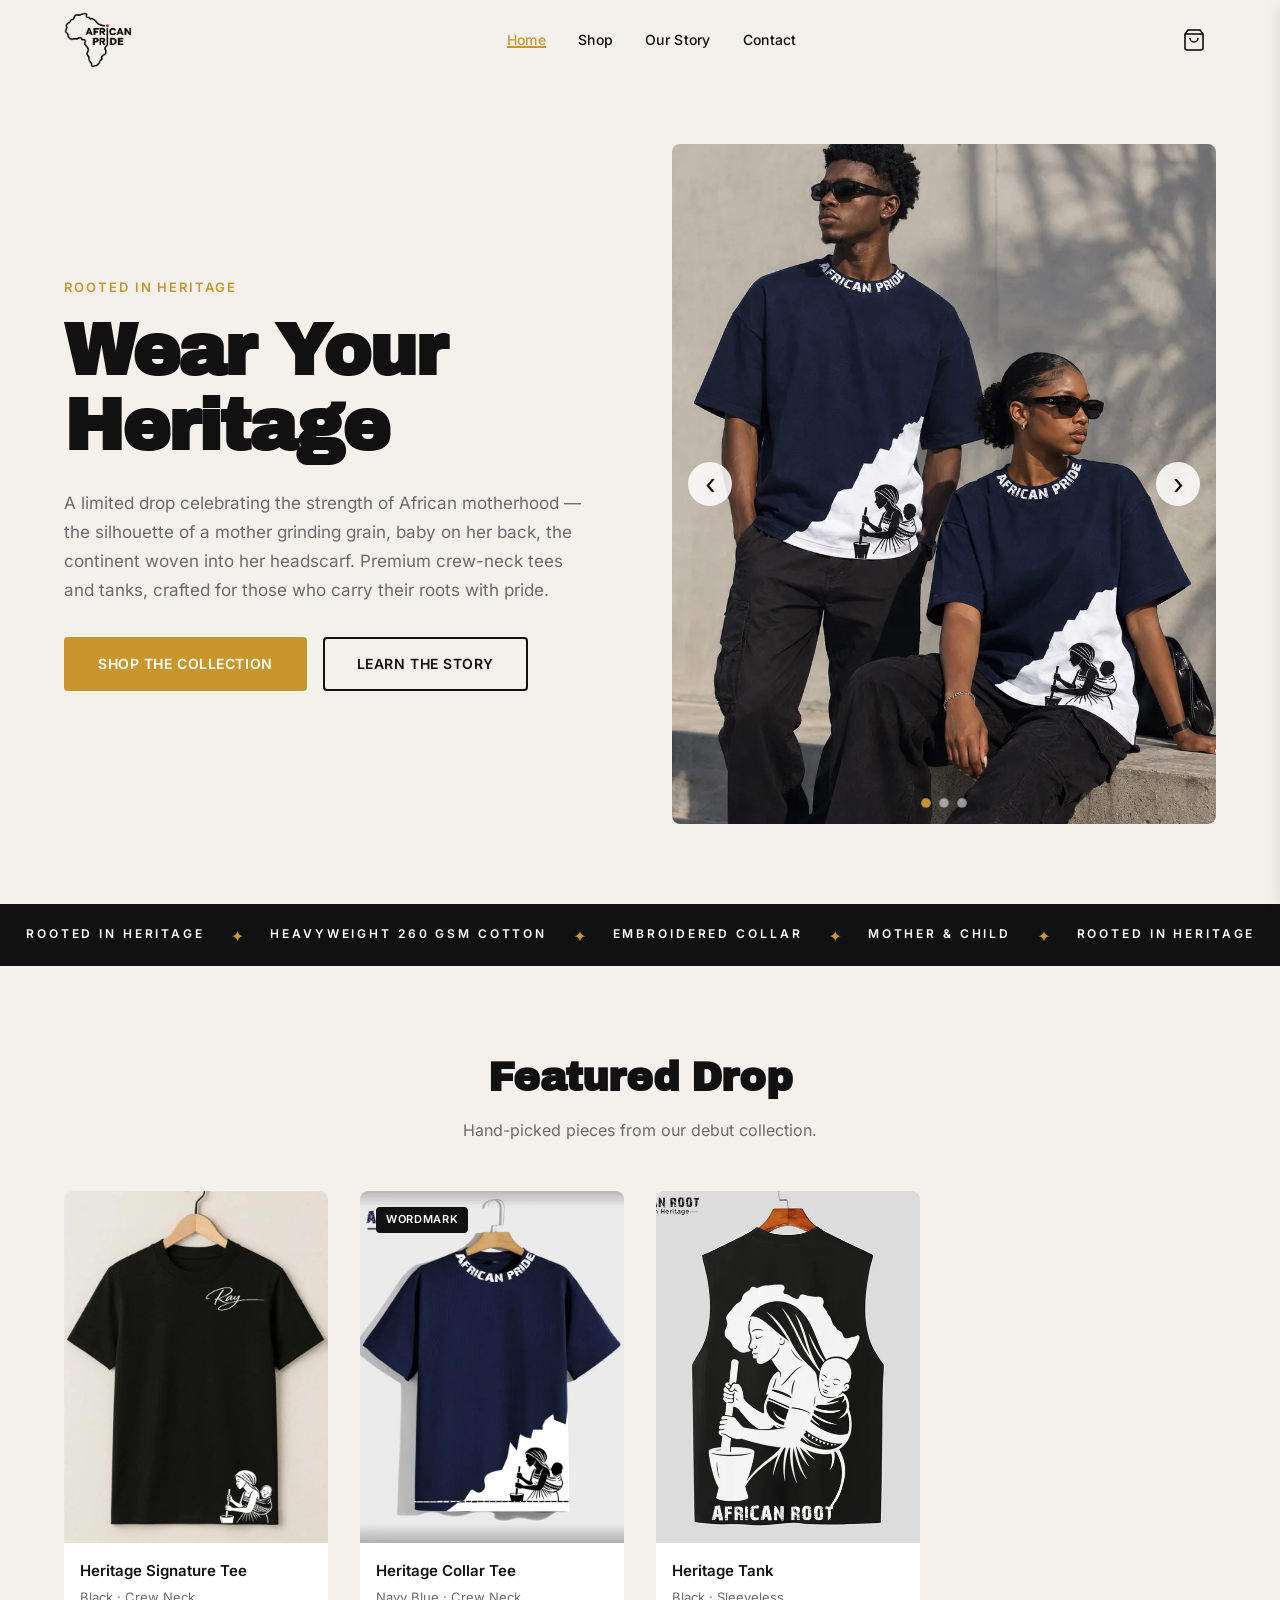
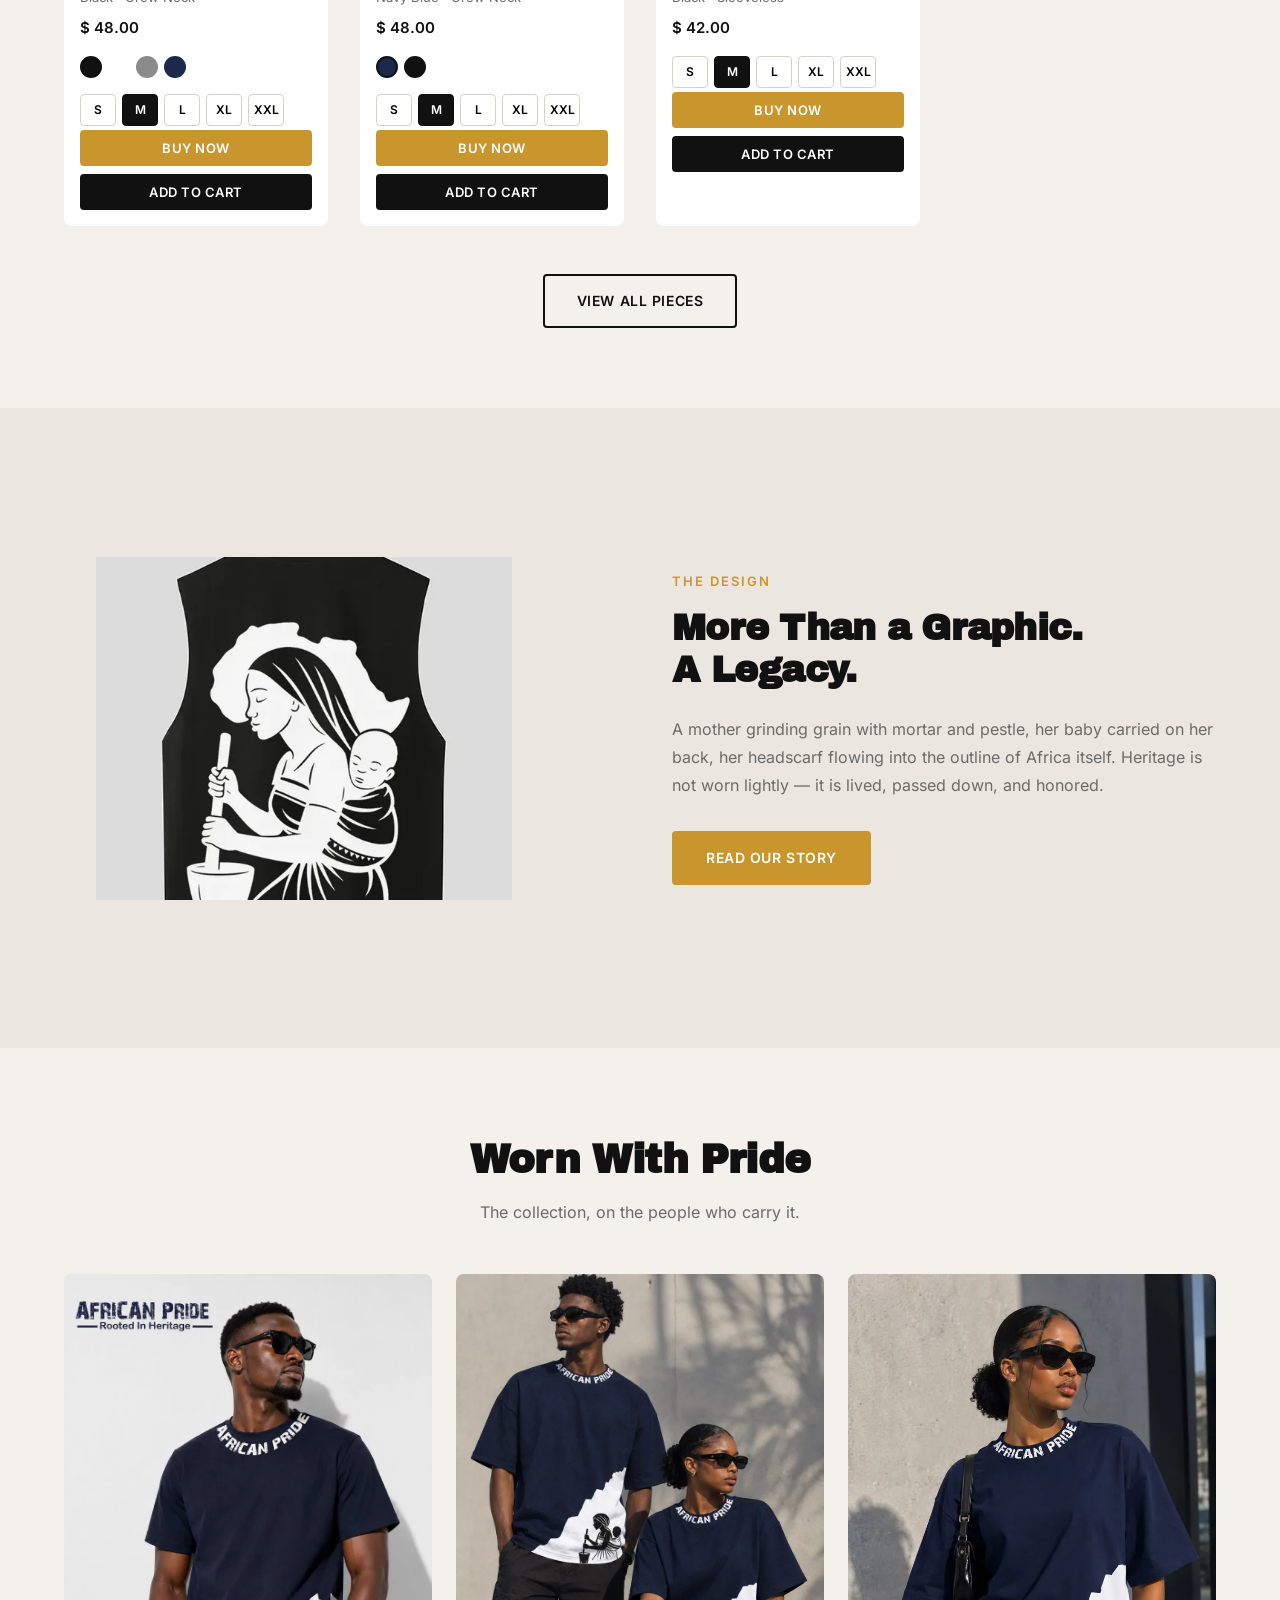
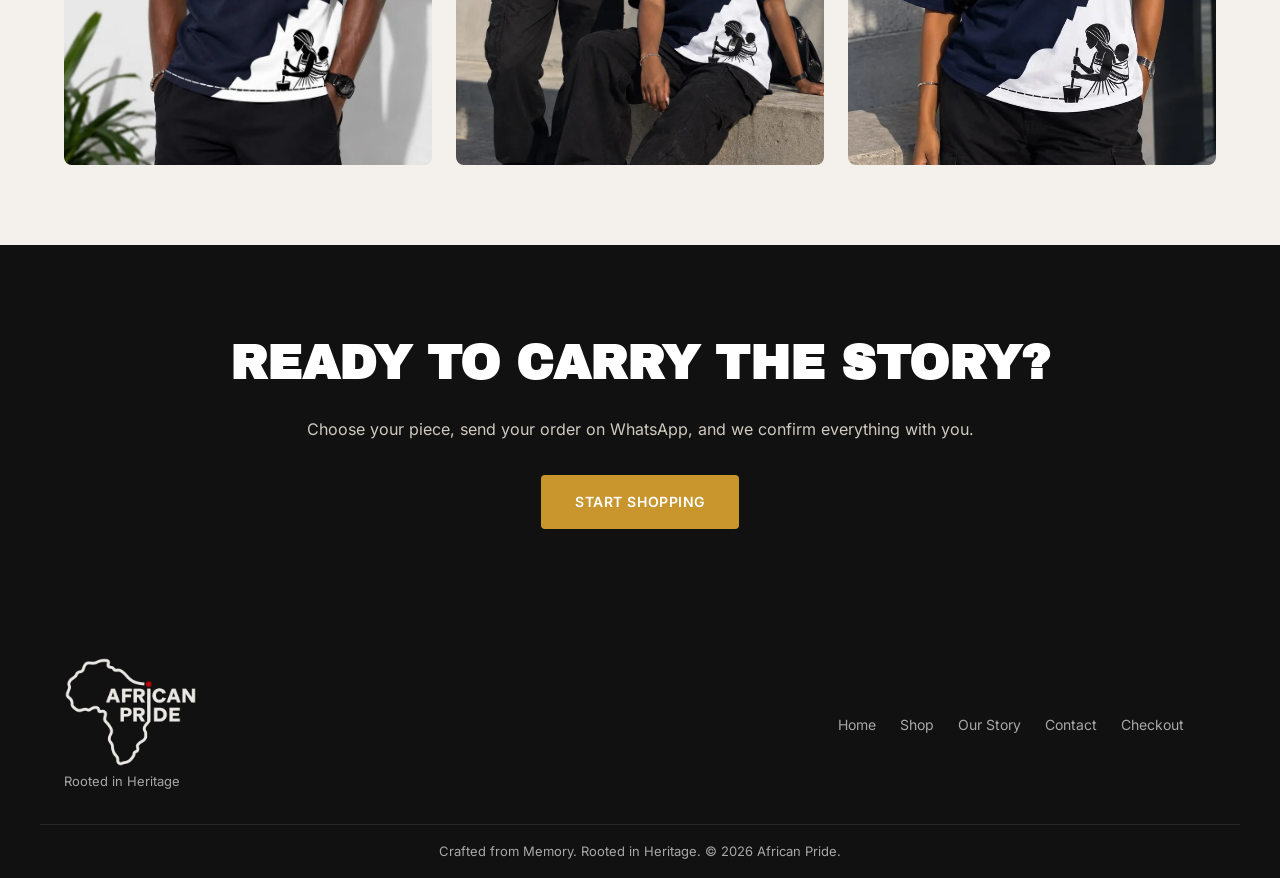
<file: index.html>
<!DOCTYPE html>
<html lang="en">
<head>
  <meta charset="UTF-8">
  <meta name="viewport" content="width=device-width, initial-scale=1.0">
  <meta name="description" content="African Pride — Rooted in Heritage. Premium streetwear celebrating African motherhood and culture.">
  <title>African Pride | Rooted in Heritage</title>
  <link rel="icon" type="image/png" href="images/logo.png">
  <link rel="stylesheet" href="css/base.css">
  <link rel="stylesheet" href="css/nav.css">
  <link rel="stylesheet" href="css/cart.css">
  <link rel="stylesheet" href="css/hero.css">
  <link rel="stylesheet" href="css/products.css">
  <link rel="stylesheet" href="css/sections.css">
  <link rel="stylesheet" href="css/pages.css">
  <link rel="stylesheet" href="css/responsive.css">
  <link rel="stylesheet" href="css/animations.css">
</head>
<body data-page="home">
<main>
  <section class="hero" id="hero">
    <div class="hero__inner container">
      <div class="hero__content">
        <p class="hero__tagline">Rooted in Heritage</p>
        <h1 class="hero__headline">Wear Your Heritage</h1>
        <p class="hero__subhead">A limited drop celebrating the strength of African motherhood — the silhouette of a mother grinding grain, baby on her back, the continent woven into her headscarf. Premium crew-neck tees and tanks, crafted for those who carry their roots with pride.</p>
        <div class="hero__actions"><a href="shop.html" class="btn btn--primary">Shop the Collection</a><a href="story.html" class="btn btn--outline">Learn the Story</a></div>
      </div>
      <div class="hero__visual">
        <div class="slideshow" id="hero-slideshow" aria-roledescription="carousel" aria-label="African Pride photos">
          <img class="slideshow__slide is-active" src="images/hero-man-and-woman.webp" alt="Models wearing the African Pride navy collar tee" width="640" height="800" fetchpriority="high">
          <img class="slideshow__slide" src="images/slide-man.webp" alt="Man wearing the African Pride navy collar tee" width="640" height="800">
          <img class="slideshow__slide" src="images/slide-woman.webp" alt="Woman wearing the African Pride navy collar tee" width="640" height="800">
          <button class="slideshow__btn slideshow__btn--prev" aria-label="Previous photo">&#8249;</button>
          <button class="slideshow__btn slideshow__btn--next" aria-label="Next photo">&#8250;</button>
          <div class="slideshow__dots" role="group" aria-label="Choose photo"></div>
        </div>
      </div>
    </div>
  </section>
  <div class="marquee" aria-hidden="true"><div class="marquee__track"><span>Rooted in Heritage</span><i>✦</i><span>Heavyweight 260 GSM cotton</span><i>✦</i><span>Embroidered collar</span><i>✦</i><span>Mother &amp; child</span><i>✦</i><span>Rooted in Heritage</span><i>✦</i><span>Heavyweight 260 GSM cotton</span><i>✦</i><span>Embroidered collar</span><i>✦</i><span>Mother &amp; child</span><i>✦</i><span>Rooted in Heritage</span><i>✦</i><span>Heavyweight 260 GSM cotton</span><i>✦</i><span>Embroidered collar</span><i>✦</i><span>Mother &amp; child</span><i>✦</i><span>Rooted in Heritage</span><i>✦</i><span>Heavyweight 260 GSM cotton</span><i>✦</i><span>Embroidered collar</span><i>✦</i><span>Mother &amp; child</span><i>✦</i></div></div>
  <section class="section" id="featured"><div class="container">
    <div class="section__header"><h2 class="section__title">Featured Drop</h2><p class="section__subtitle">Hand-picked pieces from our debut collection.</p></div>
    <div class="product-grid product-grid--featured" id="featured-grid"></div>
    <div class="center"><a href="shop.html" class="btn btn--outline">View all pieces</a></div>
  </div></section>
  <section class="section section--alt story"><div class="container story__inner">
    <div class="story__visual"><img src="images/story-art.webp" alt="Mother grinding grain with her baby on her back" class="story__image" width="560" height="560" loading="lazy"></div>
    <div class="story__content"><p class="story__eyebrow">The Design</p><h2 class="story__title">More Than a Graphic.<br>A Legacy.</h2>
      <p class="story__text">A mother grinding grain with mortar and pestle, her baby carried on her back, her headscarf flowing into the outline of Africa itself. Heritage is not worn lightly — it is lived, passed down, and honored.</p>
      <a href="story.html" class="btn btn--primary">Read Our Story</a></div>
  </div></section>
  <section class="section"><div class="container">
    <div class="section__header"><h2 class="section__title">Worn With Pride</h2><p class="section__subtitle">The collection, on the people who carry it.</p></div>
    <div class="lookbook"><a class="lookbook__item" href="story.html"><img src="images/slide-man.webp" alt="Man in the navy collar tee" loading="lazy"></a><a class="lookbook__item" href="story.html"><img src="images/hero-man-and-woman.webp" alt="Models in the navy collar tee" loading="lazy"></a><a class="lookbook__item" href="story.html"><img src="images/slide-woman.webp" alt="Woman in the navy collar tee" loading="lazy"></a></div>
  </div></section>
  <section class="cta-band"><div class="container"><h2>Ready to carry the story?</h2><p>Choose your piece, send your order on WhatsApp, and we confirm everything with you.</p><a href="shop.html" class="btn btn--primary">Start Shopping</a></div></section>
</main>
<script src="js/data/settings.js"></script>
<script src="js/data/products.js"></script>
<script src="js/utils.js"></script>
<script src="js/layout.js"></script>
<script src="js/cart.js"></script>
<script src="js/products.js"></script>
<script src="js/nav.js"></script>
<script src="js/slideshow.js"></script>
<script src="js/animations.js"></script>
<script src="js/pages/home.js"></script>
<script src="js/main.js"></script>
</body>
</html>
</file>
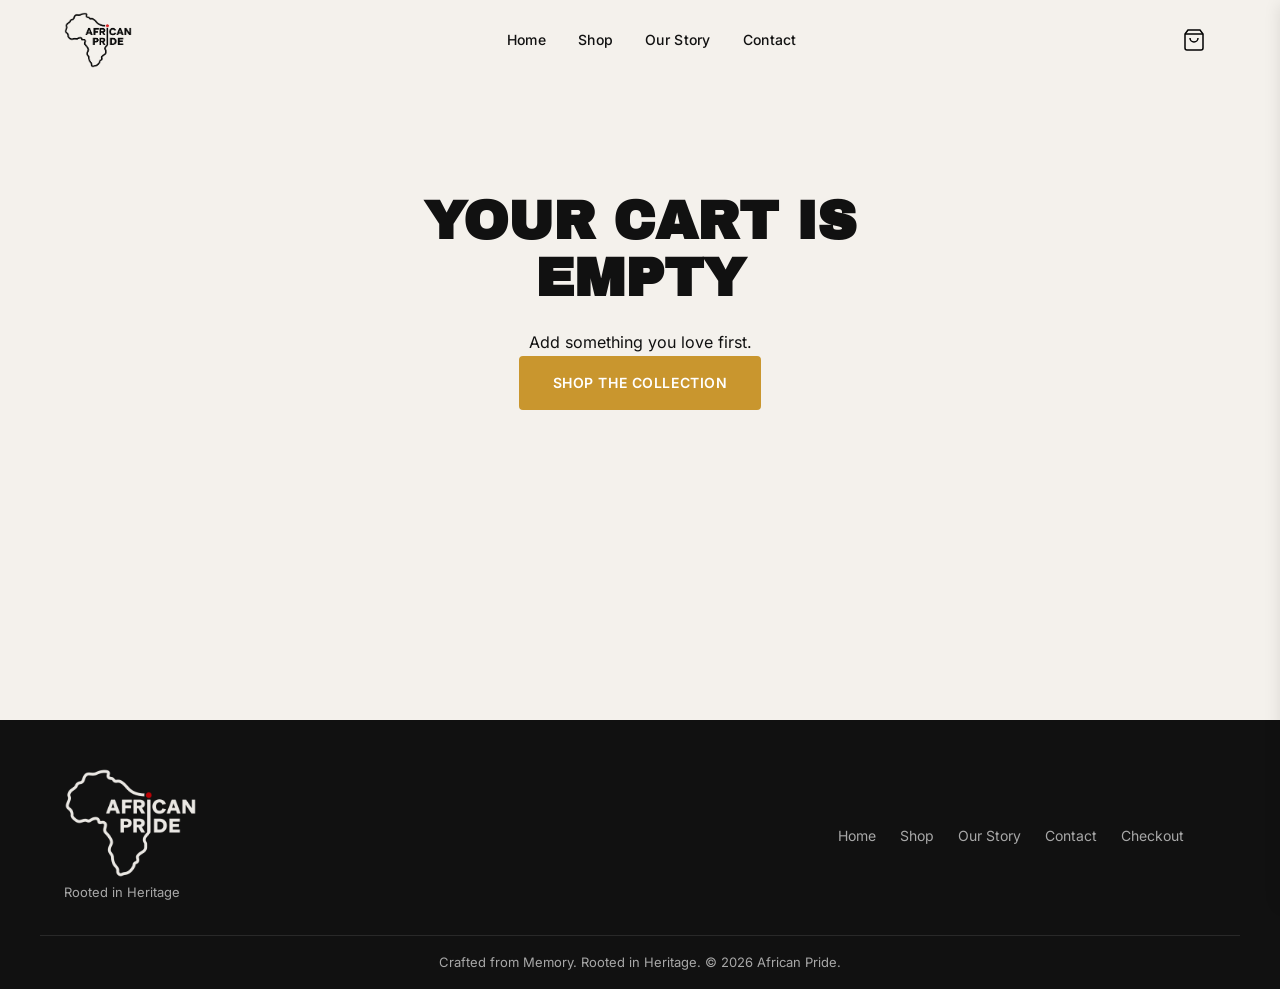
<file: checkout.html>
<!DOCTYPE html>
<html lang="en">
<head>
  <meta charset="UTF-8">
  <meta name="viewport" content="width=device-width, initial-scale=1.0">
  <meta name="description" content="Checkout.">
  <title>Checkout | African Pride</title>
  <link rel="icon" type="image/png" href="images/logo.png">
  <link rel="stylesheet" href="css/base.css">
  <link rel="stylesheet" href="css/nav.css">
  <link rel="stylesheet" href="css/cart.css">
  <link rel="stylesheet" href="css/hero.css">
  <link rel="stylesheet" href="css/products.css">
  <link rel="stylesheet" href="css/sections.css">
  <link rel="stylesheet" href="css/pages.css">
  <link rel="stylesheet" href="css/responsive.css">
  <link rel="stylesheet" href="css/animations.css">
</head>
<body data-page="checkout">
<main>
  <section class="section checkout-section"><div class="container" id="checkout-main">
    <h1 class="page-title">Checkout</h1>
    <div class="checkout">
      <div class="checkout__col"><h2 class="checkout__h">Your details</h2>
        <label class="field">Full name<input id="f-name" autocomplete="name" maxlength="80"></label>
        <label class="field">Phone number<input id="f-phone" type="tel" inputmode="tel" autocomplete="tel" placeholder="e.g. 7001234" maxlength="20"></label>
        <div class="seg" id="method"><button type="button" data-method="pickup" class="is-active">Pickup</button><button type="button" data-method="delivery">Delivery</button></div>
        <p class="hint" id="pickup-info"></p>
        <label class="field" id="address-field" hidden>Delivery address<textarea id="f-address" rows="2" maxlength="200"></textarea></label>
        <label class="field">Payment<select id="f-payment"></select></label>
        <label class="field">Note (optional)<input id="f-note" maxlength="300"></label></div>
      <div class="checkout__col summary"><h2 class="checkout__h">Order summary</h2><div id="summary"></div>
        <p class="form-error" id="form-error" role="alert"></p>
        <button class="btn btn--primary btn--full" id="place-order">Send Order on WhatsApp</button></div>
    </div></div></section>
</main>
<script src="js/data/settings.js"></script>
<script src="js/data/products.js"></script>
<script src="js/utils.js"></script>
<script src="js/layout.js"></script>
<script src="js/cart.js"></script>
<script src="js/products.js"></script>
<script src="js/nav.js"></script>
<script src="js/animations.js"></script>
<script src="js/pages/checkout.js"></script>
<script src="js/main.js"></script>
</body>
</html>
</file>
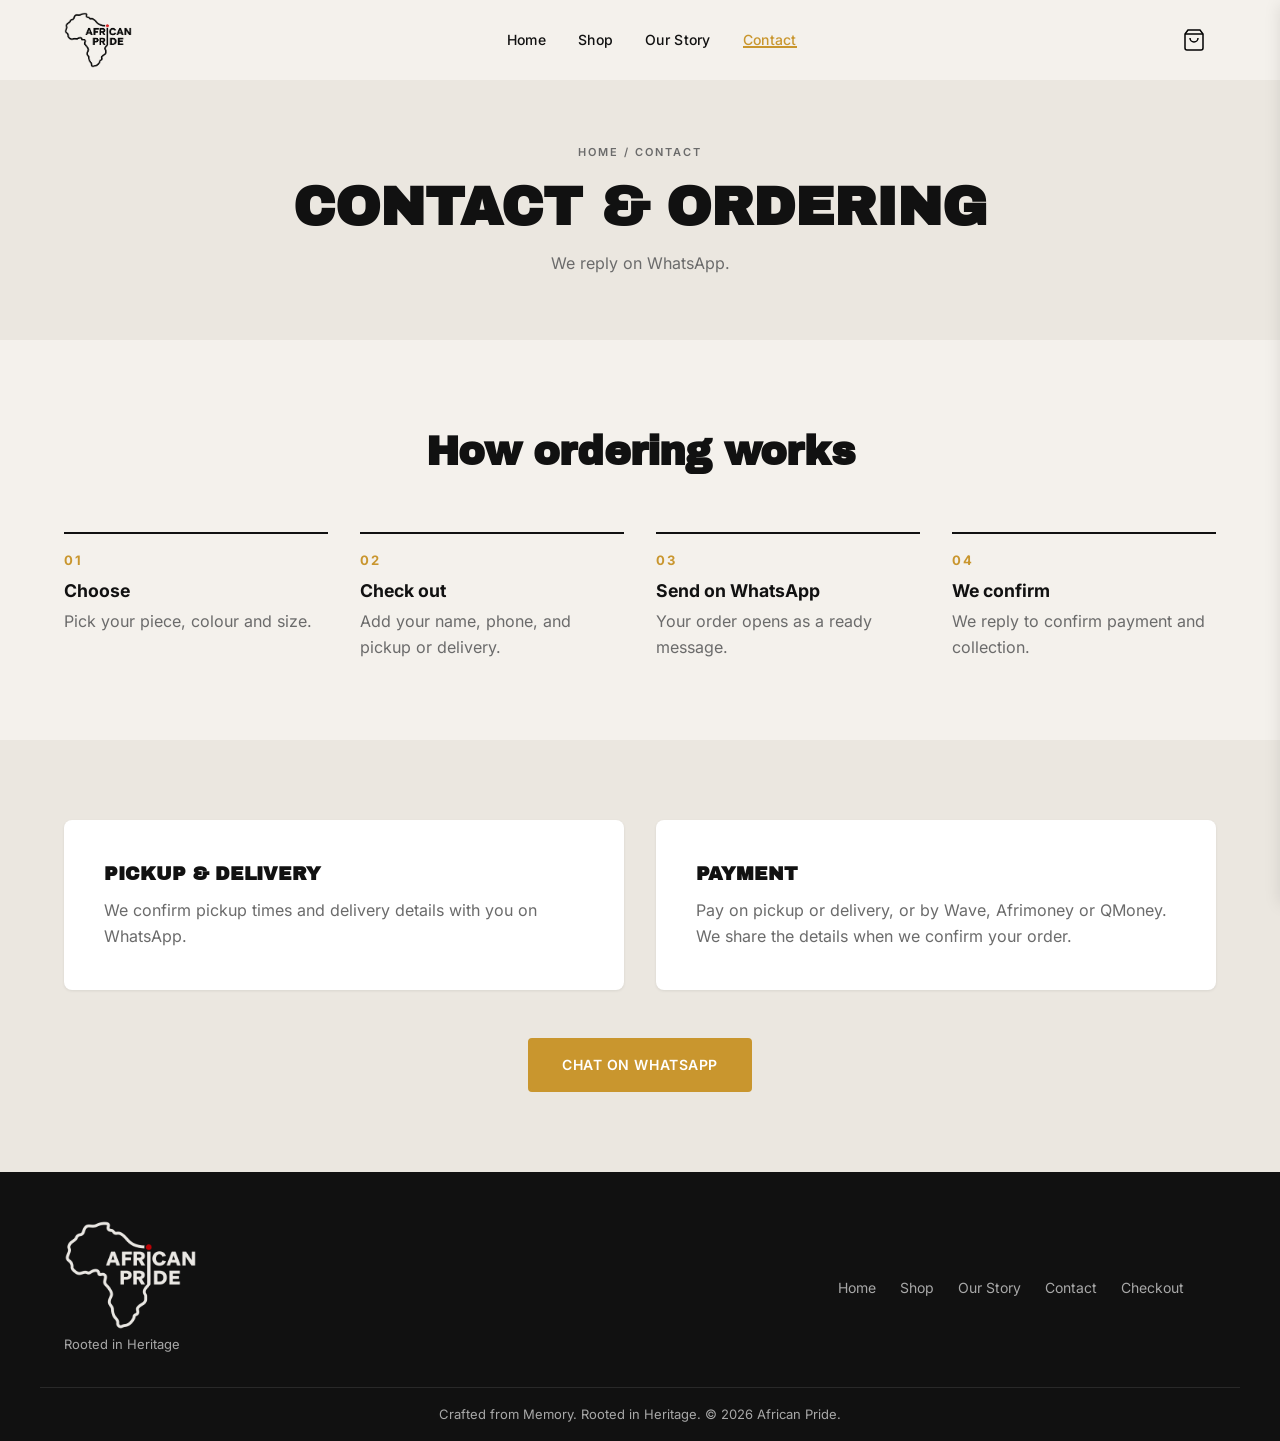
<file: contact.html>
<!DOCTYPE html>
<html lang="en">
<head>
  <meta charset="UTF-8">
  <meta name="viewport" content="width=device-width, initial-scale=1.0">
  <meta name="description" content="How to order from African Pride.">
  <title>Contact & Ordering | African Pride</title>
  <link rel="icon" type="image/png" href="images/logo.png">
  <link rel="stylesheet" href="css/base.css">
  <link rel="stylesheet" href="css/nav.css">
  <link rel="stylesheet" href="css/cart.css">
  <link rel="stylesheet" href="css/hero.css">
  <link rel="stylesheet" href="css/products.css">
  <link rel="stylesheet" href="css/sections.css">
  <link rel="stylesheet" href="css/pages.css">
  <link rel="stylesheet" href="css/responsive.css">
  <link rel="stylesheet" href="css/animations.css">
</head>
<body data-page="contact">
<main>
  <section class="page-head"><div class="container">
    <p class="crumb"><a href="index.html">Home</a> / Contact</p>
    <h1 class="page-title">Contact &amp; Ordering</h1><p class="page-sub">We reply on WhatsApp.</p>
  </div></section>
  <section class="section"><div class="container"><div class="section__header"><h2 class="section__title">How ordering works</h2></div>
    <div class="steps"><div class="step"><b>Choose</b><span>Pick your piece, colour and size.</span></div><div class="step"><b>Check out</b><span>Add your name, phone, and pickup or delivery.</span></div><div class="step"><b>Send on WhatsApp</b><span>Your order opens as a ready message.</span></div><div class="step"><b>We confirm</b><span>We reply to confirm payment and collection.</span></div></div></div></section>
  <section class="section section--alt"><div class="container"><div class="info-grid">
    <div class="info-card"><h3>Pickup &amp; delivery</h3><p><span id="pickup-text"></span>We confirm pickup times and delivery details with you on WhatsApp.</p></div>
    <div class="info-card"><h3>Payment</h3><p>Pay on pickup or delivery, or by Wave, Afrimoney or QMoney. We share the details when we confirm your order.</p></div></div>
    <div class="center"><a class="btn btn--primary" id="chat-link" href="#">Chat on WhatsApp</a></div></div></section>
</main>
<script src="js/data/settings.js"></script>
<script src="js/data/products.js"></script>
<script src="js/utils.js"></script>
<script src="js/layout.js"></script>
<script src="js/cart.js"></script>
<script src="js/products.js"></script>
<script src="js/nav.js"></script>
<script src="js/animations.js"></script>
<script src="js/pages/contact.js"></script>
<script src="js/main.js"></script>
</body>
</html>
</file>
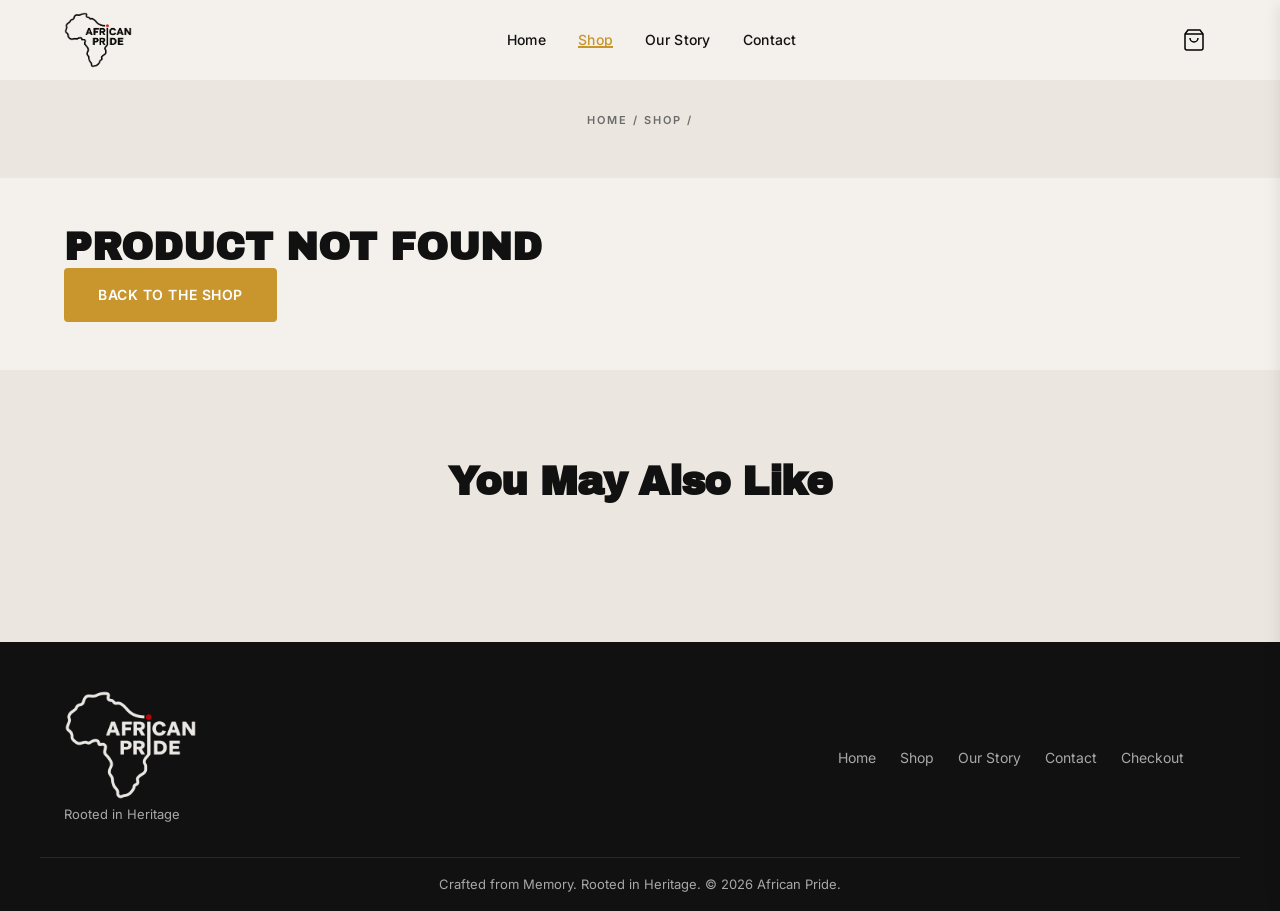
<file: product.html>
<!DOCTYPE html>
<html lang="en">
<head>
  <meta charset="UTF-8">
  <meta name="viewport" content="width=device-width, initial-scale=1.0">
  <meta name="description" content="African Pride product.">
  <title>Product | African Pride</title>
  <link rel="icon" type="image/png" href="images/logo.png">
  <link rel="stylesheet" href="css/base.css">
  <link rel="stylesheet" href="css/nav.css">
  <link rel="stylesheet" href="css/cart.css">
  <link rel="stylesheet" href="css/hero.css">
  <link rel="stylesheet" href="css/products.css">
  <link rel="stylesheet" href="css/sections.css">
  <link rel="stylesheet" href="css/pages.css">
  <link rel="stylesheet" href="css/responsive.css">
  <link rel="stylesheet" href="css/animations.css">
</head>
<body data-page="shop">
<main>
  <section class="page-head page-head--slim"><div class="container"><p class="crumb"><a href="index.html">Home</a> / <a href="shop.html">Shop</a> / <span id="crumb-name"></span></p></div></section>
  <section class="section section--tight"><div class="container"><div class="product-page" id="product-root"></div></div></section>
  <section class="section section--alt"><div class="container"><div class="section__header"><h2 class="section__title">You May Also Like</h2></div><div class="product-grid" id="related-grid"></div></div></section>
</main>
<script src="js/data/settings.js"></script>
<script src="js/data/products.js"></script>
<script src="js/utils.js"></script>
<script src="js/layout.js"></script>
<script src="js/cart.js"></script>
<script src="js/products.js"></script>
<script src="js/nav.js"></script>
<script src="js/animations.js"></script>
<script src="js/pages/product.js"></script>
<script src="js/main.js"></script>
</body>
</html>
</file>
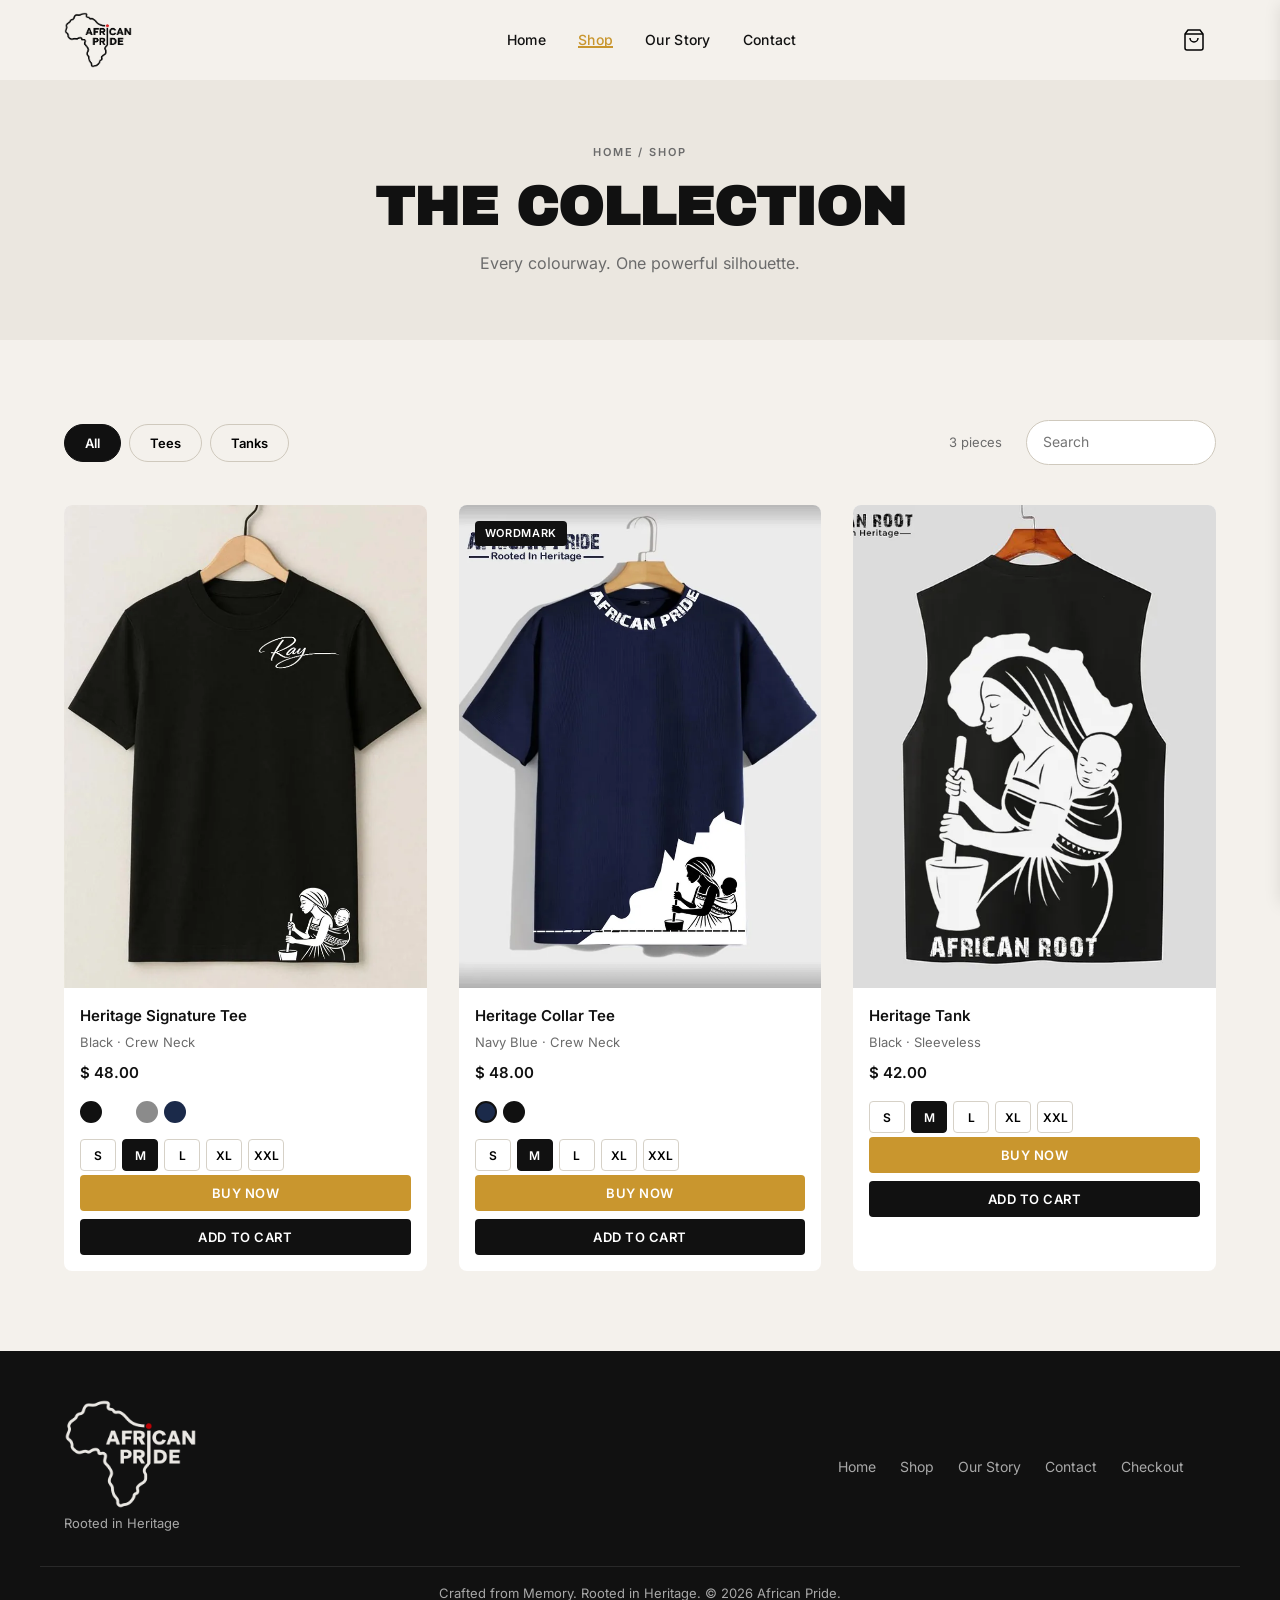
<file: shop.html>
<!DOCTYPE html>
<html lang="en">
<head>
  <meta charset="UTF-8">
  <meta name="viewport" content="width=device-width, initial-scale=1.0">
  <meta name="description" content="Shop the African Pride collection.">
  <title>Shop | African Pride</title>
  <link rel="icon" type="image/png" href="images/logo.png">
  <link rel="stylesheet" href="css/base.css">
  <link rel="stylesheet" href="css/nav.css">
  <link rel="stylesheet" href="css/cart.css">
  <link rel="stylesheet" href="css/hero.css">
  <link rel="stylesheet" href="css/products.css">
  <link rel="stylesheet" href="css/sections.css">
  <link rel="stylesheet" href="css/pages.css">
  <link rel="stylesheet" href="css/responsive.css">
  <link rel="stylesheet" href="css/animations.css">
</head>
<body data-page="shop">
<main>
  <section class="page-head"><div class="container">
    <p class="crumb"><a href="index.html">Home</a> / Shop</p>
    <h1 class="page-title">The Collection</h1><p class="page-sub">Every colourway. One powerful silhouette.</p>
  </div></section>
  <section class="section"><div class="container">
    <div class="toolbar"><div class="chips" id="shop-filters"><button class="chip is-active" data-cat="all">All</button><button class="chip" data-cat="tee">Tees</button><button class="chip" data-cat="tank">Tanks</button></div>
    <div class="toolbar__right"><span id="shop-count" class="toolbar__count"></span><input class="search" id="shop-search" type="search" placeholder="Search" aria-label="Search the collection"></div></div>
    <div class="product-grid" id="shop-grid"></div>
  </div></section>
</main>
<script src="js/data/settings.js"></script>
<script src="js/data/products.js"></script>
<script src="js/utils.js"></script>
<script src="js/layout.js"></script>
<script src="js/cart.js"></script>
<script src="js/products.js"></script>
<script src="js/nav.js"></script>
<script src="js/animations.js"></script>
<script src="js/pages/shop.js"></script>
<script src="js/main.js"></script>
</body>
</html>
</file>
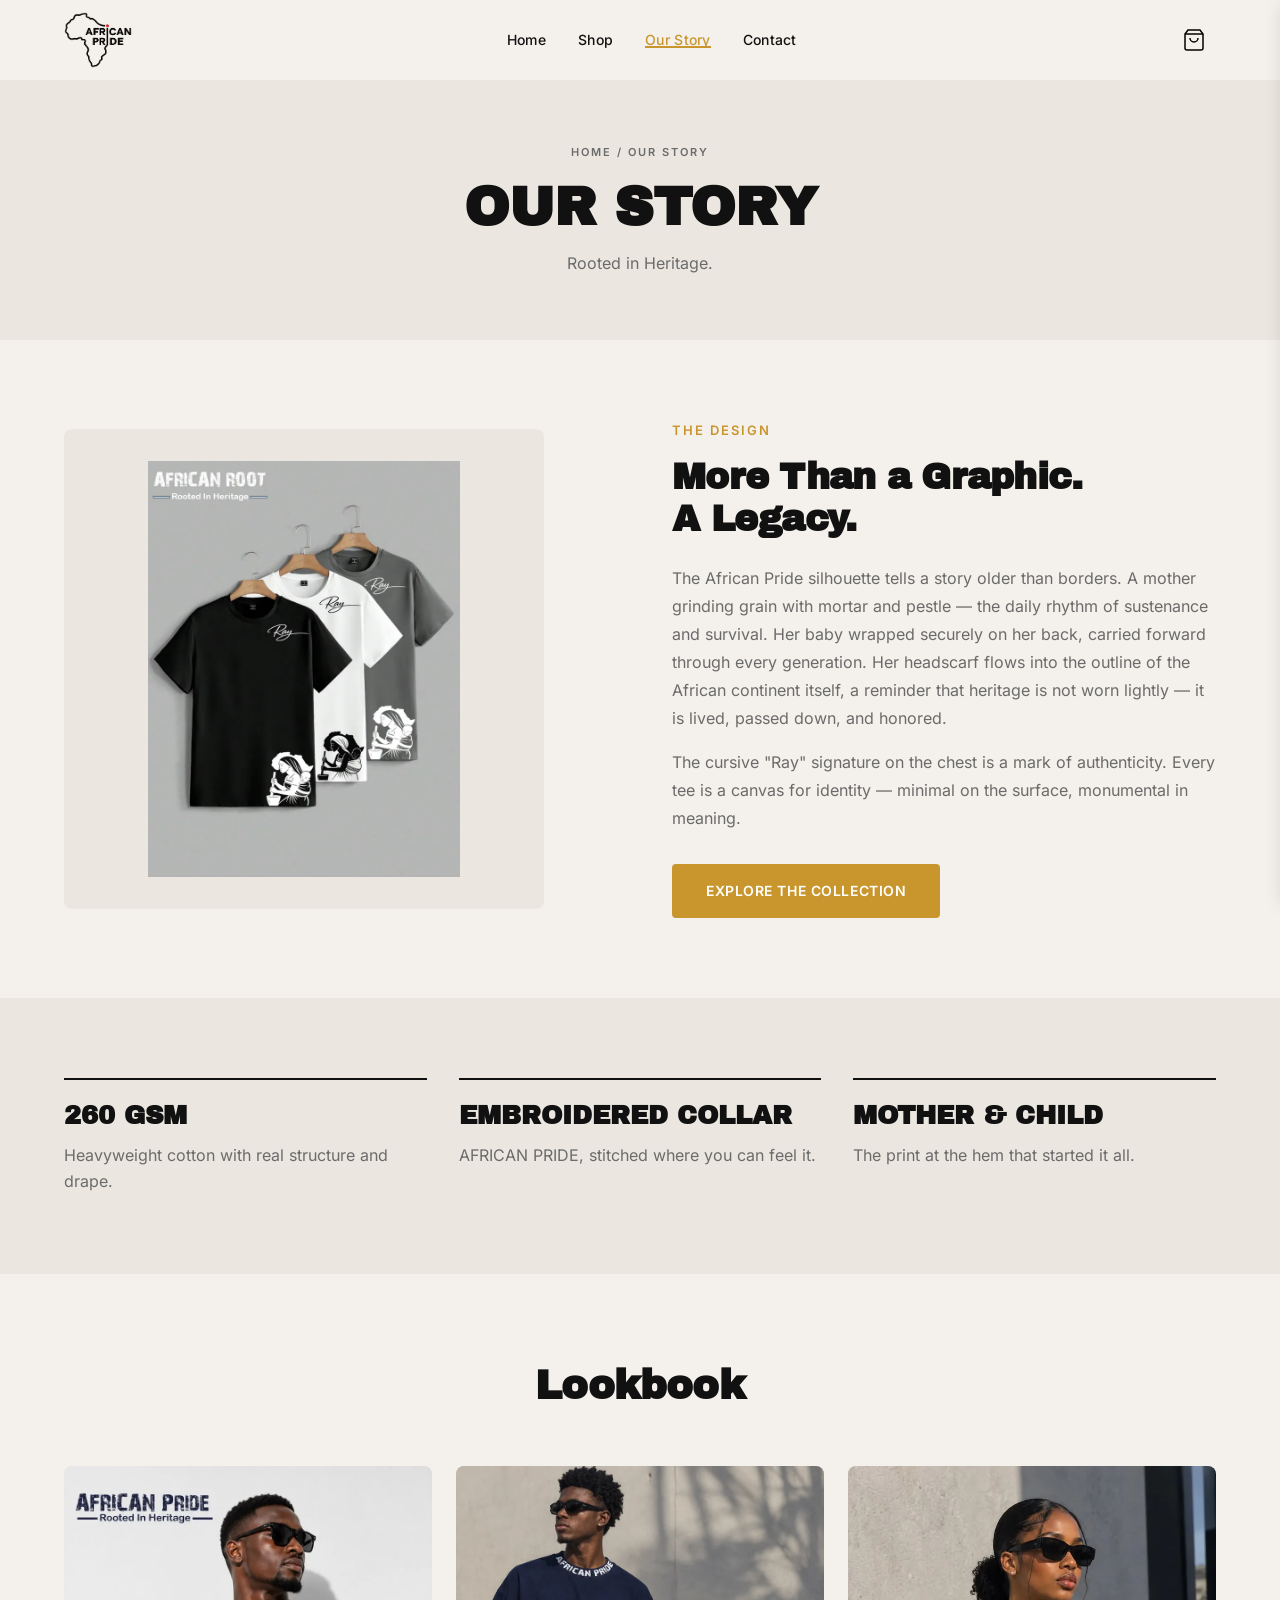
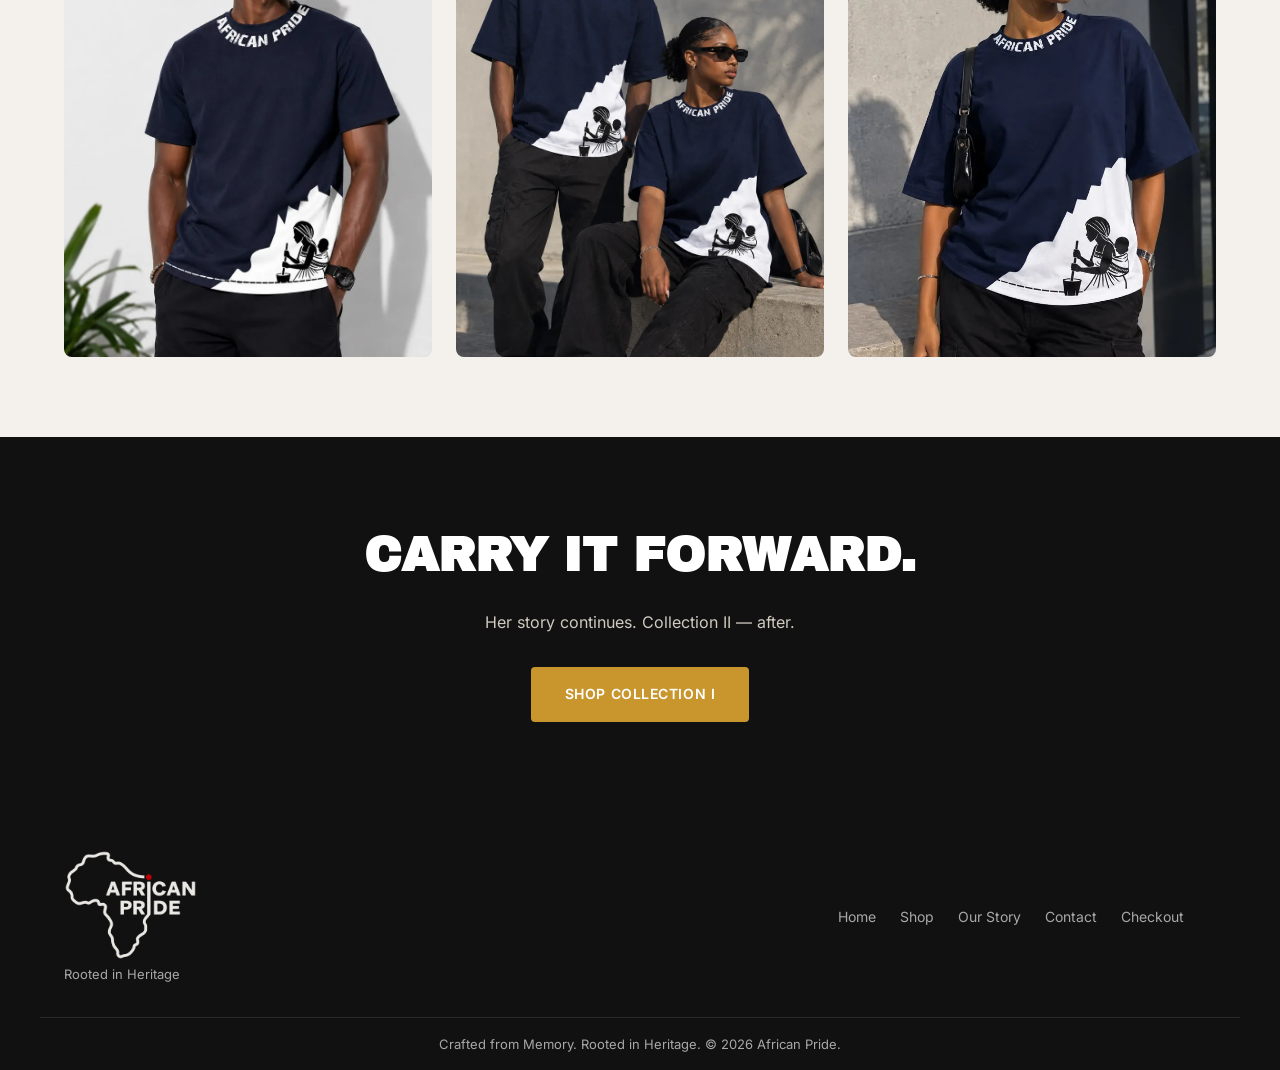
<file: story.html>
<!DOCTYPE html>
<html lang="en">
<head>
  <meta charset="UTF-8">
  <meta name="viewport" content="width=device-width, initial-scale=1.0">
  <meta name="description" content="The story behind African Pride.">
  <title>Our Story | African Pride</title>
  <link rel="icon" type="image/png" href="images/logo.png">
  <link rel="stylesheet" href="css/base.css">
  <link rel="stylesheet" href="css/nav.css">
  <link rel="stylesheet" href="css/cart.css">
  <link rel="stylesheet" href="css/hero.css">
  <link rel="stylesheet" href="css/products.css">
  <link rel="stylesheet" href="css/sections.css">
  <link rel="stylesheet" href="css/pages.css">
  <link rel="stylesheet" href="css/responsive.css">
  <link rel="stylesheet" href="css/animations.css">
</head>
<body data-page="story">
<main>
  <section class="page-head"><div class="container">
    <p class="crumb"><a href="index.html">Home</a> / Our Story</p>
    <h1 class="page-title">Our Story</h1><p class="page-sub">Rooted in Heritage.</p>
  </div></section>
  <section class="section story"><div class="container story__inner">
    <div class="story__visual"><img src="images/story-design.webp" alt="African Pride designs" class="story__image" width="560" height="560"></div>
    <div class="story__content"><p class="story__eyebrow">The Design</p><h2 class="story__title">More Than a Graphic.<br>A Legacy.</h2>
      <p class="story__text">The African Pride silhouette tells a story older than borders. A mother grinding grain with mortar and pestle — the daily rhythm of sustenance and survival. Her baby wrapped securely on her back, carried forward through every generation. Her headscarf flows into the outline of the African continent itself, a reminder that heritage is not worn lightly — it is lived, passed down, and honored.</p>
          <p class="story__text">The cursive "Ray" signature on the chest is a mark of authenticity. Every tee is a canvas for identity — minimal on the surface, monumental in meaning.</p>
      <a href="shop.html" class="btn btn--primary">Explore the Collection</a></div>
  </div></section>
  <section class="section section--alt"><div class="container"><div class="features">
    <div class="feature"><b>260 GSM</b><span>Heavyweight cotton with real structure and drape.</span></div>
    <div class="feature"><b>Embroidered collar</b><span>AFRICAN PRIDE, stitched where you can feel it.</span></div>
    <div class="feature"><b>Mother &amp; child</b><span>The print at the hem that started it all.</span></div></div></div></section>
  <section class="section"><div class="container"><div class="section__header"><h2 class="section__title">Lookbook</h2></div>
    <div class="lookbook"><div class="lookbook__item"><img src="images/slide-man.webp" alt="Man in the navy collar tee" loading="lazy"></div><div class="lookbook__item"><img src="images/hero-man-and-woman.webp" alt="Models in the navy collar tee" loading="lazy"></div><div class="lookbook__item"><img src="images/slide-woman.webp" alt="Woman in the navy collar tee" loading="lazy"></div></div></div></section>
  <section class="cta-band"><div class="container"><h2>Carry it forward.</h2><p>Her story continues. Collection II — after.</p><a href="shop.html" class="btn btn--primary">Shop Collection I</a></div></section>
</main>
<script src="js/data/settings.js"></script>
<script src="js/data/products.js"></script>
<script src="js/utils.js"></script>
<script src="js/layout.js"></script>
<script src="js/cart.js"></script>
<script src="js/products.js"></script>
<script src="js/nav.js"></script>
<script src="js/animations.js"></script>
<script src="js/main.js"></script>
</body>
</html>
</file>
<file: css/base.css>
/* ===== Fonts (bundled locally) ===== */
@font-face{font-family:'Archivo Black';font-weight:400;font-display:swap;src:url(../fonts/archivo-black-latin-400-normal.woff2) format('woff2')}
@font-face{font-family:'Inter';font-weight:400;font-display:swap;src:url(../fonts/inter-latin-400-normal.woff2) format('woff2')}
@font-face{font-family:'Inter';font-weight:500;font-display:swap;src:url(../fonts/inter-latin-500-normal.woff2) format('woff2')}
@font-face{font-family:'Inter';font-weight:600;font-display:swap;src:url(../fonts/inter-latin-600-normal.woff2) format('woff2')}
@font-face{font-family:'Inter';font-weight:700;font-display:swap;src:url(../fonts/inter-latin-700-normal.woff2) format('woff2')}

/* ========================================
   African Pride — Design System
   ======================================== */

:root {
  --color-bg: #F4F1EC;
  --color-bg-alt: #EBE7E0;
  --color-black: #111111;
  --color-white: #FFFFFF;
  --color-grey: #6B6B6B;
  --color-grey-light: #A8A8A8;
  --color-gold: #C9962E;
  --color-gold-hover: #B8862A;
  --color-gold-light: rgba(201, 150, 46, 0.12);

  --font-display: 'Archivo Black', sans-serif;
  --font-body: 'Inter', system-ui, sans-serif;

  --space-1: 8px;
  --space-2: 16px;
  --space-3: 24px;
  --space-4: 32px;
  --space-5: 40px;
  --space-6: 48px;
  --space-8: 64px;
  --space-10: 80px;
  --space-12: 96px;

  --radius-sm: 4px;
  --radius-md: 8px;

  --shadow-sm: 0 1px 3px rgba(17, 17, 17, 0.08);
  --shadow-md: 0 4px 16px rgba(17, 17, 17, 0.1);
  --shadow-nav: 0 2px 20px rgba(17, 17, 17, 0.08);

  --transition: 0.25s ease;
  --header-height: 80px;
}

/* Reset */
*, *::before, *::after {
  box-sizing: border-box;
  margin: 0;
  padding: 0;
}

html {
  scroll-behavior: smooth;
  scroll-padding-top: var(--header-height);
}

body {
  font-family: var(--font-body);
  font-size: 16px;
  line-height: 1.6;
  color: var(--color-black);
  background-color: var(--color-bg);
  -webkit-font-smoothing: antialiased;
}

img {
  max-width: 100%;
  height: auto;
  display: block;
}

a {
  color: inherit;
  text-decoration: none;
}

ul {
  list-style: none;
}

button {
  font-family: inherit;
  cursor: pointer;
  border: none;
  background: none;
}

/* Container */
.container {
  width: 100%;
  max-width: 1200px;
  margin: 0 auto;
  padding: 0 var(--space-3);
}

/* Buttons */
.btn {
  display: inline-flex;
  align-items: center;
  justify-content: center;
  padding: 14px var(--space-4);
  font-size: 14px;
  font-weight: 600;
  letter-spacing: 0.04em;
  text-transform: uppercase;
  border-radius: var(--radius-sm);
  transition: background var(--transition), color var(--transition), border-color var(--transition), transform var(--transition);
  white-space: nowrap;
}

.btn--primary {
  background-color: var(--color-gold);
  color: var(--color-white);
  border: 2px solid var(--color-gold);
}

.btn--primary:hover {
  background-color: var(--color-gold-hover);
  border-color: var(--color-gold-hover);
}

.btn--outline {
  background-color: transparent;
  color: var(--color-black);
  border: 2px solid var(--color-black);
}

.btn--outline:hover {
  background-color: var(--color-black);
  color: var(--color-white);
}

.btn--full {
  width: 100%;
}

.btn:disabled {
  opacity: 0.5;
  cursor: not-allowed;
}
</file>
<file: css/nav.css>
/* ========================================
   Navigation
   ======================================== */

.site-header {
  position: fixed;
  top: 0;
  left: 0;
  right: 0;
  z-index: 1000;
  height: var(--header-height);
  background-color: var(--color-bg);
  transition: box-shadow var(--transition);
}

.site-header.is-scrolled {
  box-shadow: var(--shadow-nav);
}

.nav {
  display: flex;
  align-items: center;
  justify-content: space-between;
  height: 100%;
}

.nav__logo {
  font-family: var(--font-display);
  font-size: 18px;
  letter-spacing: -0.02em;
  z-index: 1001;
}

.nav__links {
  display: none;
  gap: var(--space-4);
}

.nav__link {
  font-size: 14px;
  font-weight: 500;
  letter-spacing: 0.02em;
  position: relative;
}

.nav__link::after {
  content: '';
  position: absolute;
  bottom: -4px;
  left: 0;
  width: 0;
  height: 2px;
  background-color: var(--color-gold);
  transition: width var(--transition);
}

.nav__link:hover::after {
  width: 100%;
}

.nav__cart {
  position: relative;
  display: flex;
  align-items: center;
  justify-content: center;
  width: 44px;
  height: 44px;
  z-index: 1001;
  transition: color var(--transition);
}

.nav__cart:hover {
  color: var(--color-gold);
}

.nav__cart-count {
  position: absolute;
  top: 4px;
  right: 4px;
  min-width: 18px;
  height: 18px;
  padding: 0 5px;
  font-size: 11px;
  font-weight: 600;
  line-height: 18px;
  text-align: center;
  color: var(--color-white);
  background-color: var(--color-gold);
  border-radius: 50%;
  opacity: 0;
  transform: scale(0.5);
  transition: opacity var(--transition), transform var(--transition);
}

.nav__cart-count.is-visible {
  opacity: 1;
  transform: scale(1);
}

/* Hamburger */
.nav__toggle {
  display: flex;
  flex-direction: column;
  justify-content: center;
  gap: 5px;
  width: 44px;
  height: 44px;
  z-index: 1001;
}

.nav__toggle-bar {
  display: block;
  width: 24px;
  height: 2px;
  background-color: var(--color-black);
  transition: transform var(--transition), opacity var(--transition);
}

.nav__toggle.is-active .nav__toggle-bar:nth-child(1) {
  transform: translateY(7px) rotate(45deg);
}

.nav__toggle.is-active .nav__toggle-bar:nth-child(2) {
  opacity: 0;
}

.nav__toggle.is-active .nav__toggle-bar:nth-child(3) {
  transform: translateY(-7px) rotate(-45deg);
}

/* Mobile menu */
.mobile-menu {
  position: fixed;
  inset: 0;
  z-index: 999;
  background-color: var(--color-bg);
  display: flex;
  align-items: center;
  justify-content: center;
  opacity: 0;
  visibility: hidden;
  transition: opacity var(--transition), visibility var(--transition);
}

.mobile-menu.is-open {
  opacity: 1;
  visibility: visible;
}

.mobile-menu__links {
  display: flex;
  flex-direction: column;
  align-items: center;
  gap: var(--space-4);
}

.mobile-menu__link {
  font-family: var(--font-display);
  font-size: 32px;
  letter-spacing: -0.02em;
}

/* Logo image */
.nav__logo img {
  height: 64px;
  width: auto;
  display: block;
}

/* Logo image + active page */
.nav__logo img { height: 56px; width: auto; display: block; }
.nav__link.is-active, .mobile-menu__link.is-active { color: var(--color-gold); }
.nav__cart-count.is-visible { display: flex; }
</file>
<file: css/cart.css>
/* ========================================
   Cart Drawer
   ======================================== */

.cart-drawer {
  position: fixed;
  inset: 0;
  z-index: 1100;
  pointer-events: none;
}

.cart-drawer.is-open {
  pointer-events: auto;
}

.cart-drawer__overlay {
  position: absolute;
  inset: 0;
  background-color: rgba(17, 17, 17, 0.4);
  opacity: 0;
  transition: opacity var(--transition);
}

.cart-drawer.is-open .cart-drawer__overlay {
  opacity: 1;
}

.cart-drawer__panel {
  position: absolute;
  top: 0;
  right: 0;
  width: 100%;
  max-width: 420px;
  height: 100%;
  background-color: var(--color-white);
  display: flex;
  flex-direction: column;
  transform: translateX(100%);
  transition: transform var(--transition);
  box-shadow: var(--shadow-md);
}

.cart-drawer.is-open .cart-drawer__panel {
  transform: translateX(0);
}

.cart-drawer__header {
  display: flex;
  align-items: center;
  justify-content: space-between;
  padding: var(--space-3);
  border-bottom: 1px solid var(--color-bg-alt);
}

.cart-drawer__title {
  font-family: var(--font-display);
  font-size: 20px;
}

.cart-drawer__close {
  font-size: 28px;
  line-height: 1;
  width: 40px;
  height: 40px;
  display: flex;
  align-items: center;
  justify-content: center;
  transition: color var(--transition);
}

.cart-drawer__close:hover {
  color: var(--color-gold);
}

.cart-drawer__items {
  flex: 1;
  overflow-y: auto;
  padding: var(--space-2);
}

.cart-drawer__empty {
  padding: var(--space-6) var(--space-2);
  text-align: center;
  color: var(--color-grey);
  font-size: 14px;
}

.cart-item {
  display: flex;
  gap: var(--space-2);
  padding: var(--space-2);
  border-bottom: 1px solid var(--color-bg-alt);
}

.cart-item__image {
  width: 72px;
  height: 88px;
  object-fit: cover;
  border-radius: var(--radius-sm);
  background-color: var(--color-bg);
}

.cart-item__details {
  flex: 1;
  display: flex;
  flex-direction: column;
  gap: 4px;
}

.cart-item__name {
  font-weight: 600;
  font-size: 14px;
}

.cart-item__variant {
  font-size: 13px;
  color: var(--color-grey);
}

.cart-item__price {
  font-size: 14px;
  font-weight: 500;
}

.cart-item__qty {
  display: flex;
  align-items: center;
  gap: var(--space-1);
  margin-top: 4px;
}

.cart-item__qty-btn {
  width: 28px;
  height: 28px;
  border: 1px solid var(--color-bg-alt);
  border-radius: var(--radius-sm);
  font-size: 16px;
  display: flex;
  align-items: center;
  justify-content: center;
  transition: border-color var(--transition);
}

.cart-item__qty-btn:hover {
  border-color: var(--color-black);
}

.cart-item__qty-value {
  min-width: 24px;
  text-align: center;
  font-size: 14px;
  font-weight: 500;
}

.cart-item__remove {
  align-self: flex-start;
  font-size: 12px;
  color: var(--color-grey);
  text-decoration: underline;
  margin-top: auto;
}

.cart-item__remove:hover {
  color: var(--color-black);
}

.cart-drawer__footer {
  padding: var(--space-3);
  border-top: 1px solid var(--color-bg-alt);
}

.cart-drawer__subtotal {
  display: flex;
  justify-content: space-between;
  font-size: 16px;
  font-weight: 600;
  margin-bottom: var(--space-2);
}

.cart-drawer__note {
  margin-top: var(--space-1);
  font-size: 12px;
  color: var(--color-grey-light);
  text-align: center;
}
</file>
<file: css/hero.css>
/* ========================================
   Hero
   ======================================== */

.hero {
  padding-top: calc(var(--header-height) + var(--space-8));
  padding-bottom: var(--space-10);
  min-height: 90vh;
  display: flex;
  align-items: center;
}

.hero__inner {
  display: grid;
  grid-template-columns: 1fr;
  gap: var(--space-6);
  align-items: center;
}

.hero__tagline {
  font-size: 13px;
  font-weight: 600;
  letter-spacing: 0.15em;
  text-transform: uppercase;
  color: var(--color-gold);
  margin-bottom: var(--space-2);
}

.hero__headline {
  font-family: var(--font-display);
  font-size: clamp(40px, 8vw, 72px);
  line-height: 1.05;
  letter-spacing: -0.03em;
  margin-bottom: var(--space-3);
}

.hero__subhead {
  font-size: 17px;
  line-height: 1.7;
  color: var(--color-grey);
  max-width: 520px;
  margin-bottom: var(--space-4);
}

.hero__actions {
  display: flex;
  flex-wrap: wrap;
  gap: var(--space-2);
}

.hero__visual {
  position: relative;
}

.hero__image {
  width: 100%;
  aspect-ratio: 4 / 5;
  object-fit: cover;
  border-radius: var(--radius-md);
  background-color: var(--color-bg-alt);
}

/* ---------- Hero slideshow ---------- */
.slideshow {
  position: relative;
  width: 100%;
  aspect-ratio: 4 / 5;
  border-radius: var(--radius-md);
  overflow: hidden;
  background-color: var(--color-bg-alt);
}

.slideshow__slide {
  position: absolute;
  inset: 0;
  width: 100%;
  height: 100%;
  object-fit: cover;
  object-position: center 25%;
  opacity: 0;
  transition: opacity 0.6s ease;
}

.slideshow__slide.is-active {
  opacity: 1;
}

.slideshow__btn {
  position: absolute;
  top: 50%;
  transform: translateY(-50%);
  width: 44px;
  height: 44px;
  font-size: 28px;
  line-height: 1;
  color: var(--color-black);
  background-color: rgba(255, 255, 255, 0.85);
  border-radius: 50%;
  transition: background var(--transition);
}
.slideshow__btn:hover { background-color: var(--color-white); }
.slideshow__btn--prev { left: var(--space-2); }
.slideshow__btn--next { right: var(--space-2); }

.slideshow__dots {
  position: absolute;
  bottom: var(--space-2);
  left: 0;
  right: 0;
  display: flex;
  justify-content: center;
  gap: 8px;
}

.slideshow__dot {
  width: 10px;
  height: 10px;
  border-radius: 50%;
  background-color: rgba(255, 255, 255, 0.55);
  border: 1px solid rgba(17, 17, 17, 0.25);
}
.slideshow__dot.is-active { background-color: var(--color-gold); }
</file>
<file: css/products.css>
/* ========================================
   Sections
   ======================================== */

.section {
  padding: var(--space-10) 0;
}

.section--alt {
  background-color: var(--color-bg-alt);
}

.section__header {
  text-align: center;
  margin-bottom: var(--space-6);
}

.section__title {
  font-family: var(--font-display);
  font-size: clamp(28px, 5vw, 40px);
  letter-spacing: -0.02em;
  margin-bottom: var(--space-1);
}

.section__subtitle {
  font-size: 16px;
  color: var(--color-grey);
}

/* ========================================
   Product Grid & Cards
   ======================================== */

.product-grid {
  display: grid;
  gap: var(--space-3);
}

.product-grid--featured {
  grid-template-columns: repeat(2, 1fr);
}

.product-grid--collection {
  grid-template-columns: repeat(2, 1fr);
}

.product-card {
  background-color: var(--color-white);
  border-radius: var(--radius-md);
  overflow: hidden;
  transition: box-shadow var(--transition);
}

.product-card:hover {
  box-shadow: var(--shadow-md);
}

.product-card__image-wrap {
  position: relative;
  overflow: hidden;
  aspect-ratio: 3 / 4;
  background-color: var(--color-bg);
}

.product-card__image {
  width: 100%;
  height: 100%;
  object-fit: cover;
  transition: transform 0.4s ease;
}

.product-card:hover .product-card__image {
  transform: scale(1.06);
}

.product-card__badge {
  position: absolute;
  top: var(--space-2);
  left: var(--space-2);
  padding: 4px 10px;
  font-size: 11px;
  font-weight: 600;
  letter-spacing: 0.06em;
  text-transform: uppercase;
  background-color: var(--color-black);
  color: var(--color-white);
  border-radius: var(--radius-sm);
}

.product-card__body {
  padding: var(--space-2);
}

.product-card__name {
  font-weight: 600;
  font-size: 15px;
  margin-bottom: 4px;
}

.product-card__color {
  font-size: 13px;
  color: var(--color-grey);
  margin-bottom: var(--space-1);
}

.product-card__price {
  font-weight: 600;
  font-size: 15px;
  margin-bottom: var(--space-2);
}

.product-card__swatches {
  display: flex;
  gap: 6px;
  margin-bottom: var(--space-2);
}

.product-card__swatch {
  width: 22px;
  height: 22px;
  border-radius: 50%;
  border: 2px solid transparent;
  cursor: pointer;
  transition: border-color var(--transition), transform var(--transition);
  outline-offset: 2px;
}

.product-card__swatch:hover {
  transform: scale(1.1);
}

.product-card__swatch.is-active {
  border-color: var(--color-black);
}

.product-card__swatch--black { background-color: #111; }
.product-card__swatch--white { background-color: #fff; border: 1px solid #ddd; }
.product-card__swatch--grey { background-color: #8B8B8B; }
.product-card__swatch--navy { background-color: #1B2A4A; }

.product-card__actions {
  display: flex;
  flex-direction: column;
  gap: 8px;
  opacity: 1;
  transition: opacity var(--transition);
}

.product-card__buy {
  width: 100%;
  padding: 10px;
  font-size: 13px;
  font-weight: 600;
  letter-spacing: 0.04em;
  text-transform: uppercase;
  background-color: var(--color-gold);
  color: var(--color-white);
  border-radius: var(--radius-sm);
  transition: background var(--transition);
}

.product-card__buy:hover {
  background-color: var(--color-gold-hover);
}

.product-card__add {
  width: 100%;
  padding: 10px;
  font-size: 13px;
  font-weight: 600;
  letter-spacing: 0.04em;
  text-transform: uppercase;
  background-color: var(--color-black);
  color: var(--color-white);
  border-radius: var(--radius-sm);
  transition: background var(--transition);
}

.product-card__add:hover {
  background-color: var(--color-gold);
}

/* Card extras: link wrappers, SOLD OUT, sizes, states */
.product-card__image-wrap { display: block; }
.product-card__name a { color: inherit; text-decoration: none; }
.product-card__sold { position: absolute; top: 12px; right: 12px; z-index: 2; background: #2b2b2b; color: #fff; font-size: 11px; letter-spacing: .12em; text-transform: uppercase; padding: 7px 10px; }
.product-card__swatch.is-out { opacity: .35; }
.product-card__sizes { display: flex; gap: 6px; flex-wrap: wrap; margin: 6px 0 4px; }
.product-card__sizes button { min-width: 36px; height: 32px; border: 1px solid #d6d1c7; background: transparent; font-size: 12px; font-weight: 600; cursor: pointer; border-radius: var(--radius-sm); transition: all var(--transition); }
.product-card__sizes button:hover { border-color: var(--color-black); }
.product-card__sizes button.is-active { background: var(--color-black); color: var(--color-white); border-color: var(--color-black); }
.product-card__actions { display: flex; flex-direction: column; gap: 8px; }
.product-card__buy:disabled, .product-card__add:disabled { opacity: .4; cursor: not-allowed; }
.product-card__add.is-added { background: var(--color-gold); border-color: var(--color-gold); color: var(--color-white); }
.empty-note { grid-column: 1 / -1; text-align: center; color: var(--color-grey); padding: 40px 0; }
</file>
<file: css/sections.css>
/* ========================================
   Brand Story
   ======================================== */

.story__inner {
  display: grid;
  grid-template-columns: 1fr;
  gap: var(--space-6);
  align-items: center;
}

.story__image {
  width: 100%;
  max-width: 480px;
  margin: 0 auto;
  aspect-ratio: 1;
  object-fit: contain;
  background-color: var(--color-bg-alt);
  border-radius: var(--radius-md);
  padding: var(--space-4);
}

.story__eyebrow {
  font-size: 13px;
  font-weight: 600;
  letter-spacing: 0.15em;
  text-transform: uppercase;
  color: var(--color-gold);
  margin-bottom: var(--space-2);
}

.story__title {
  font-family: var(--font-display);
  font-size: clamp(28px, 5vw, 36px);
  line-height: 1.15;
  letter-spacing: -0.02em;
  margin-bottom: var(--space-3);
}

.story__text {
  font-size: 16px;
  line-height: 1.75;
  color: var(--color-grey);
  margin-bottom: var(--space-2);
}

.story__content .btn {
  margin-top: var(--space-2);
}

/* ========================================
   As Worn By
   ======================================== */

.worn-by {
  background-color: var(--color-black);
  color: var(--color-white);
  padding: var(--space-8) 0;
}

.worn-by__title {
  font-family: var(--font-display);
  font-size: 14px;
  letter-spacing: 0.12em;
  text-transform: uppercase;
  text-align: center;
  margin-bottom: var(--space-5);
  color: var(--color-gold);
}

.worn-by__strip {
  display: grid;
  grid-template-columns: 1fr;
  gap: var(--space-4);
}

.worn-by__quote {
  text-align: center;
  max-width: 360px;
  margin: 0 auto;
}

.worn-by__quote p {
  font-size: 18px;
  font-style: italic;
  line-height: 1.6;
  margin-bottom: var(--space-2);
}

.worn-by__quote cite {
  font-size: 13px;
  font-style: normal;
  color: var(--color-grey-light);
  letter-spacing: 0.02em;
}

/* ========================================
   Newsletter
   ======================================== */

.newsletter {
  padding: var(--space-8) 0;
  background-color: var(--color-gold-light);
}

.newsletter__inner {
  display: flex;
  flex-direction: column;
  align-items: center;
  text-align: center;
  gap: var(--space-3);
}

.newsletter__title {
  font-family: var(--font-display);
  font-size: clamp(24px, 4vw, 32px);
  letter-spacing: -0.02em;
}

.newsletter__text {
  font-size: 15px;
  color: var(--color-grey);
  max-width: 440px;
}

.newsletter__form {
  display: flex;
  flex-direction: column;
  gap: var(--space-2);
  width: 100%;
  max-width: 480px;
}

.newsletter__input {
  padding: 14px var(--space-2);
  font-family: inherit;
  font-size: 15px;
  border: 2px solid var(--color-bg-alt);
  border-radius: var(--radius-sm);
  background-color: var(--color-white);
  outline: none;
  transition: border-color var(--transition);
}

.newsletter__input:focus {
  border-color: var(--color-gold);
}

.newsletter__success {
  font-size: 14px;
  color: var(--color-gold);
  font-weight: 500;
}

/* ========================================
   Footer
   ======================================== */

.footer {
  background-color: var(--color-black);
  color: var(--color-white);
  padding-top: var(--space-6);
}

.footer__inner {
  display: grid;
  grid-template-columns: 1fr;
  gap: var(--space-4);
  text-align: center;
  padding-bottom: var(--space-4);
}

.footer__logo {
  font-family: var(--font-display);
  font-size: 18px;
}

.footer__tagline {
  font-size: 13px;
  color: var(--color-grey-light);
  margin-top: 4px;
}

.footer__links {
  display: flex;
  flex-wrap: wrap;
  justify-content: center;
  gap: var(--space-3);
}

.footer__links a {
  font-size: 14px;
  color: var(--color-grey-light);
  transition: color var(--transition);
}

.footer__links a:hover {
  color: var(--color-gold);
}

.footer__social {
  display: flex;
  justify-content: center;
  gap: var(--space-2);
}

.footer__social-link {
  display: flex;
  align-items: center;
  justify-content: center;
  width: 40px;
  height: 40px;
  border: 1px solid rgba(255, 255, 255, 0.2);
  border-radius: 50%;
  transition: border-color var(--transition), color var(--transition);
}

.footer__social-link:hover {
  border-color: var(--color-gold);
  color: var(--color-gold);
}

.footer__bottom {
  border-top: 1px solid rgba(255, 255, 255, 0.1);
  padding: var(--space-2) var(--space-3);
  text-align: center;
}

.footer__bottom p {
  font-size: 13px;
  color: var(--color-grey-light);
}

/* Footer logo image */
.footer__logo img {
  height: 110px;
  width: auto;
  display: block;
}
</file>
<file: css/pages.css>
/* ========================================
   Inner pages — Shop, Product, Story, Contact, Checkout
   ======================================== */
main { display: block; }
.center { text-align: center; margin-top: var(--space-6); }
.btn:disabled, .is-disabled { opacity: .4; cursor: not-allowed; pointer-events: none; }
.eyebrow { font-size: 12px; font-weight: 600; letter-spacing: .2em; text-transform: uppercase; color: var(--color-gold); margin-bottom: var(--space-2); }

/* Page header band */
.page-head { background: var(--color-bg-alt); padding: calc(var(--header-height) + var(--space-8)) 0 var(--space-8); text-align: center; }
.page-head--slim { padding: calc(var(--header-height) + var(--space-4)) 0 var(--space-4); }
.crumb { font-size: 11px; font-weight: 600; letter-spacing: .18em; text-transform: uppercase; color: var(--color-grey); margin-bottom: var(--space-2); }
.crumb a { color: inherit; text-decoration: none; }
.crumb a:hover { color: var(--color-black); }
.page-title { font-family: var(--font-display); font-size: clamp(2rem, 6vw, 3.4rem); line-height: 1.05; text-transform: uppercase; }
.page-sub { color: var(--color-grey); margin-top: var(--space-2); }
.section--tight { padding-top: var(--space-6); padding-bottom: var(--space-6); }

/* Shop toolbar */
.toolbar { display: flex; justify-content: space-between; align-items: center; gap: var(--space-3); flex-wrap: wrap; margin-bottom: var(--space-5); }
.toolbar__right { display: flex; align-items: center; gap: var(--space-3); }
.toolbar__count { font-size: 13px; color: var(--color-grey); }
.chips { display: flex; gap: 8px; }
.chip { padding: 10px 20px; border: 1px solid #cfc9bd; border-radius: 99px; background: transparent; font-weight: 600; font-size: 13px; cursor: pointer; transition: all var(--transition); }
.chip:hover { border-color: var(--color-black); }
.chip.is-active { background: var(--color-black); color: var(--color-white); border-color: var(--color-black); }
.search { padding: 10px 16px; border: 1px solid #cfc9bd; border-radius: 99px; background: var(--color-white); font: inherit; font-size: 14px; width: 190px; }

/* Product page */
.product-page { display: grid; gap: var(--space-6); }
.product-page__main { position: relative; aspect-ratio: 3 / 4; background: var(--color-bg-alt); overflow: hidden; border-radius: var(--radius-md); }
.product-page__main img { width: 100%; height: 100%; object-fit: cover; }
.product-page__thumbs { display: flex; gap: 10px; margin-top: 10px; }
.product-page__thumbs button { width: 72px; aspect-ratio: 3 / 4; padding: 0; overflow: hidden; border: 1px solid #d6d1c7; opacity: .55; cursor: pointer; transition: opacity var(--transition); border-radius: var(--radius-sm); }
.product-page__thumbs button:hover, .product-page__thumbs button.is-active { opacity: 1; }
.product-page__thumbs button.is-active { border-color: var(--color-black); }
.product-page__thumbs img { width: 100%; height: 100%; object-fit: cover; }
.product-page__title { font-family: var(--font-display); font-size: clamp(1.7rem, 4vw, 2.4rem); line-height: 1.1; text-transform: uppercase; }
.product-page__price { font-size: 22px; margin: var(--space-2) 0; }
.product-page__about { color: var(--color-grey); }
.field-label { font-size: 12px; font-weight: 600; letter-spacing: .14em; text-transform: uppercase; margin: var(--space-4) 0 var(--space-1); }
.qty { display: inline-flex; align-items: center; border: 1px solid #cfc9bd; border-radius: var(--radius-sm); }
.qty button { width: 44px; height: 44px; font-size: 20px; background: none; border: 0; cursor: pointer; }
.qty span { min-width: 40px; text-align: center; font-weight: 600; }
.product-page__buttons { display: grid; gap: 10px; margin-top: var(--space-5); }
.accordion { margin-top: var(--space-5); border-top: 1px solid #d6d1c7; }
.accordion details { border-bottom: 1px solid #d6d1c7; padding: var(--space-2) 0; }
.accordion summary { cursor: pointer; font-weight: 600; font-size: 13px; letter-spacing: .1em; text-transform: uppercase; }
.accordion details p { margin-top: var(--space-1); color: var(--color-grey); }

/* Story / features / lookbook / steps */
.features, .steps, .info-grid { display: grid; gap: var(--space-4); }
.feature, .step { border-top: 2px solid var(--color-black); padding-top: var(--space-2); }
.feature b { display: block; font-family: var(--font-display); font-size: 1.6rem; text-transform: uppercase; margin-bottom: 6px; }
.feature span, .step span { color: var(--color-grey); }
.steps { counter-reset: s; }
.step::before { counter-increment: s; content: "0" counter(s); display: block; font-size: 13px; font-weight: 700; letter-spacing: .14em; color: var(--color-gold); margin-bottom: 6px; }
.step b { display: block; font-size: 1.1rem; margin-bottom: 4px; }
.info-card { background: var(--color-white); padding: var(--space-5); border-radius: var(--radius-md); box-shadow: var(--shadow-sm); }
.info-card h3 { font-family: var(--font-display); text-transform: uppercase; margin-bottom: var(--space-1); }
.info-card p { color: var(--color-grey); }
.lookbook { display: grid; grid-template-columns: repeat(3, 1fr); gap: var(--space-2); }
.lookbook__item { display: block; overflow: hidden; aspect-ratio: 3 / 4; background: var(--color-bg-alt); border-radius: var(--radius-md); }
.lookbook__item img { width: 100%; height: 100%; object-fit: cover; object-position: center 22%; transition: transform 1.2s cubic-bezier(.22,1,.36,1); }
.lookbook__item:hover img { transform: scale(1.06); }
.cta-band { background: var(--color-black); color: var(--color-white); text-align: center; padding: var(--space-10) 0; }
.cta-band h2 { font-family: var(--font-display); font-size: clamp(1.8rem, 5vw, 3rem); text-transform: uppercase; margin-bottom: var(--space-2); }
.cta-band p { color: #cfcac0; margin-bottom: var(--space-4); }
.marquee { background: var(--color-black); color: var(--color-white); overflow: hidden; white-space: nowrap; padding: 16px 0; }
.marquee__track { display: inline-flex; }
.marquee span { font-size: 12px; font-weight: 600; letter-spacing: .24em; text-transform: uppercase; padding: 0 26px; }
.marquee i { font-style: normal; color: var(--color-gold); }

/* Checkout */
.checkout-section { padding-top: calc(var(--header-height) + var(--space-6)); min-height: 80vh; }
.checkout { display: grid; gap: var(--space-6); margin-top: var(--space-5); }
.checkout__h { font-size: 13px; letter-spacing: .14em; text-transform: uppercase; margin-bottom: var(--space-3); }
.field { display: grid; gap: 6px; font-size: 13px; font-weight: 600; margin-bottom: var(--space-2); }
.field[hidden] { display: none; }
.field input, .field textarea, .field select { width: 100%; padding: 14px; border: 1px solid #cfc9bd; background: var(--color-white); font: inherit; font-weight: 400; font-size: 16px; border-radius: var(--radius-sm); }
.field input:focus, .field textarea:focus, .field select:focus, .search:focus { outline: 2px solid var(--color-gold); outline-offset: 1px; }
.seg { display: grid; grid-template-columns: 1fr 1fr; gap: 8px; margin-bottom: var(--space-2); }
.seg button { padding: 14px; border: 1px solid #cfc9bd; background: transparent; font-weight: 600; cursor: pointer; border-radius: var(--radius-sm); transition: all var(--transition); }
.seg button.is-active { background: var(--color-black); color: var(--color-white); border-color: var(--color-black); }
.hint { color: var(--color-grey); font-size: 14px; margin: 0 0 var(--space-2); }
.summary { background: var(--color-white); padding: var(--space-4); border-radius: var(--radius-md); align-self: start; box-shadow: var(--shadow-sm); }
.summary-item { display: flex; gap: 12px; align-items: center; padding: var(--space-2) 0; border-bottom: 1px solid #eee7da; }
.summary-item img { width: 64px; height: 82px; object-fit: cover; border-radius: var(--radius-sm); }
.summary-item div { flex: 1; font-size: 14px; }
.summary-item strong { display: block; }
.summary-item div span { display: block; color: var(--color-grey); margin-bottom: 6px; }
.summary-row { display: flex; justify-content: space-between; padding-top: var(--space-2); }
.summary-row--total { font-weight: 700; font-size: 18px; padding: var(--space-3) 0; }
.form-error { color: #c0392b; font-weight: 600; font-size: 14px; min-height: 22px; }
.done { text-align: center; max-width: 520px; margin: var(--space-8) auto; }
.done .page-title { margin: var(--space-2) 0 var(--space-3); }
.done__buttons { display: flex; gap: var(--space-2); justify-content: center; flex-wrap: wrap; margin-top: var(--space-4); }

@media (min-width: 850px) {
  .product-page { grid-template-columns: 1.1fr 1fr; gap: var(--space-10); }
  .features, .info-grid { grid-template-columns: repeat(3, 1fr); }
  .info-grid { grid-template-columns: 1fr 1fr; }
  .steps { grid-template-columns: repeat(4, 1fr); }
  .checkout { grid-template-columns: 1.1fr 1fr; gap: var(--space-10); }
  .lookbook { gap: var(--space-3); }
}
@media (max-width: 600px) {
  .toolbar__right { width: 100%; justify-content: space-between; }
  .search { width: 60%; }
}

/* Generic product grid (Shop, Product, Home) */
.product-grid { display: grid; grid-template-columns: repeat(2, 1fr); gap: var(--space-2); align-items: stretch; }
.product-card { display: flex; flex-direction: column; }
.product-card__body { flex: 1; }
.product-card__actions { margin-top: auto; }
@media (min-width: 800px) { .product-grid { grid-template-columns: repeat(3, 1fr); gap: var(--space-4); } }
@media (max-width: 420px) { .product-grid { gap: 10px; } .product-card__sizes button { min-width: 30px; height: 30px; } }
</file>
<file: css/responsive.css>
/* ========================================
   Responsive — Tablet
   ======================================== */

@media (min-width: 768px) {
  .nav__toggle {
    display: none;
  }

  .nav__links {
    display: flex;
  }

  .hero__inner {
    grid-template-columns: 1fr 1fr;
    gap: var(--space-8);
  }

  .product-grid--featured {
    grid-template-columns: repeat(3, 1fr);
  }

  .product-grid--collection {
    grid-template-columns: repeat(3, 1fr);
  }

  .story__inner {
    grid-template-columns: 1fr 1fr;
    gap: var(--space-8);
  }

  .story__image {
    margin: 0;
  }

  .worn-by__strip {
    grid-template-columns: repeat(3, 1fr);
  }

  .newsletter__inner {
    flex-direction: row;
    justify-content: space-between;
    text-align: left;
  }

  .newsletter__form {
    flex-direction: row;
    max-width: 420px;
  }

  .newsletter__input {
    flex: 1;
  }

  .footer__inner {
    grid-template-columns: 1fr auto auto;
    text-align: left;
    align-items: center;
  }

  .footer__links {
    justify-content: flex-start;
  }

  .footer__social {
    justify-content: flex-end;
  }
}

/* ========================================
   Responsive — Desktop
   ======================================== */

@media (min-width: 1024px) {
  .product-grid--featured {
    grid-template-columns: repeat(4, 1fr);
  }

  .product-grid--collection {
    grid-template-columns: repeat(3, 1fr);
  }
}

@media (min-width: 1200px) {
  .product-grid--collection {
    grid-template-columns: repeat(3, 1fr);
  }
}
</file>
<file: css/animations.css>
/* ========================================
   Animations — all motion lives in this file
   ======================================== */
:root { --ease: cubic-bezier(.22, 1, .36, 1); --lift: 28px; }

/* ---- Page in / out ---- */
@keyframes page-in { from { opacity: 0; } to { opacity: 1; } }
body { animation: page-in .55s ease both; }
body.is-leaving { opacity: 0; transition: opacity .25s ease; }

/* ---- Hero entrance ---- */
@keyframes rise { from { opacity: 0; transform: translateY(var(--lift)); } to { opacity: 1; transform: none; } }
@keyframes zoom-settle { from { transform: scale(1.08); } to { transform: scale(1); } }
.hero__tagline, .hero__headline, .hero__subhead, .hero__actions, .page-head .container > * { animation: rise .9s var(--ease) both; }
.hero__tagline { animation-delay: .1s; } .hero__headline { animation-delay: .25s; }
.hero__subhead { animation-delay: .45s; } .hero__actions { animation-delay: .65s; }
.slideshow { animation: rise 1.1s var(--ease) .25s both; }
.slideshow__slide { transition: opacity 1.2s ease; }
.slideshow__slide.is-active { animation: zoom-settle 9s ease-out both; }

/* ---- Scroll reveal ---- */
[data-reveal] { opacity: 0; transform: translateY(var(--lift)); transition: opacity .9s var(--ease), transform .9s var(--ease); transition-delay: var(--delay, 0s); }
[data-reveal].is-revealed { opacity: 1; transform: none; }

/* ---- Marquee ---- */
@keyframes marquee { to { transform: translateX(-50%); } }
.marquee__track { animation: marquee 38s linear infinite; }

/* ---- Cards, images, buttons ---- */
.product-card { transition: transform .5s var(--ease), box-shadow .5s var(--ease); }
.product-card:hover { transform: translateY(-5px); box-shadow: var(--shadow-md); }
.product-card__image, .product-page__main img { animation: swap-in .6s var(--ease); }
.product-card__image-wrap .product-card__image { transition: transform 1s var(--ease); }
.product-card:hover .product-card__image { transform: scale(1.06); }
@keyframes swap-in { from { opacity: .3; transform: scale(1.03); } to { opacity: 1; transform: none; } }
.product-card__swatch { transition: transform .25s var(--ease), border-color var(--transition); }
.product-card__swatch:hover { transform: scale(1.18); }
.btn, .product-card__buy, .product-card__add { transition: background-color .3s, color .3s, border-color .3s, transform .3s var(--ease); }
.btn:hover:not(:disabled) { transform: translateY(-3px); }
.btn:active:not(:disabled) { transform: translateY(0) scale(.98); }
@keyframes added { 40% { transform: scale(1.05); } }
.product-card__add.is-added { animation: added .45s var(--ease); }

/* ---- Header, links, cart ---- */
.nav__link { background-image: linear-gradient(var(--color-gold), var(--color-gold)); background-repeat: no-repeat; background-position: 0 100%; background-size: 0 2px; transition: color var(--transition), background-size .4s var(--ease); }
.nav__link:hover, .nav__link.is-active { background-size: 100% 2px; }
@keyframes bump { 45% { transform: scale(1.6); } }
.nav__cart-count.is-bumped { animation: bump .45s var(--ease); }
.cart-drawer__panel { transition: transform .55s var(--ease); }
@keyframes slide-item { from { opacity: 0; transform: translateX(24px); } to { opacity: 1; transform: none; } }
.cart-item, .summary-item { animation: slide-item .45s var(--ease) both; }
.lookbook__item img, .story__image { transition: transform 1.2s var(--ease); }
.story__visual:hover .story__image { transform: scale(1.03); }

/* ---- Respect "reduce motion" ---- */
@media (prefers-reduced-motion: reduce) {
  *, *::before, *::after { animation-duration: .01ms !important; animation-iteration-count: 1 !important; animation-delay: 0s !important; transition-duration: .01ms !important; transition-delay: 0s !important; scroll-behavior: auto !important; }
  [data-reveal] { opacity: 1; transform: none; }
}
</file>
